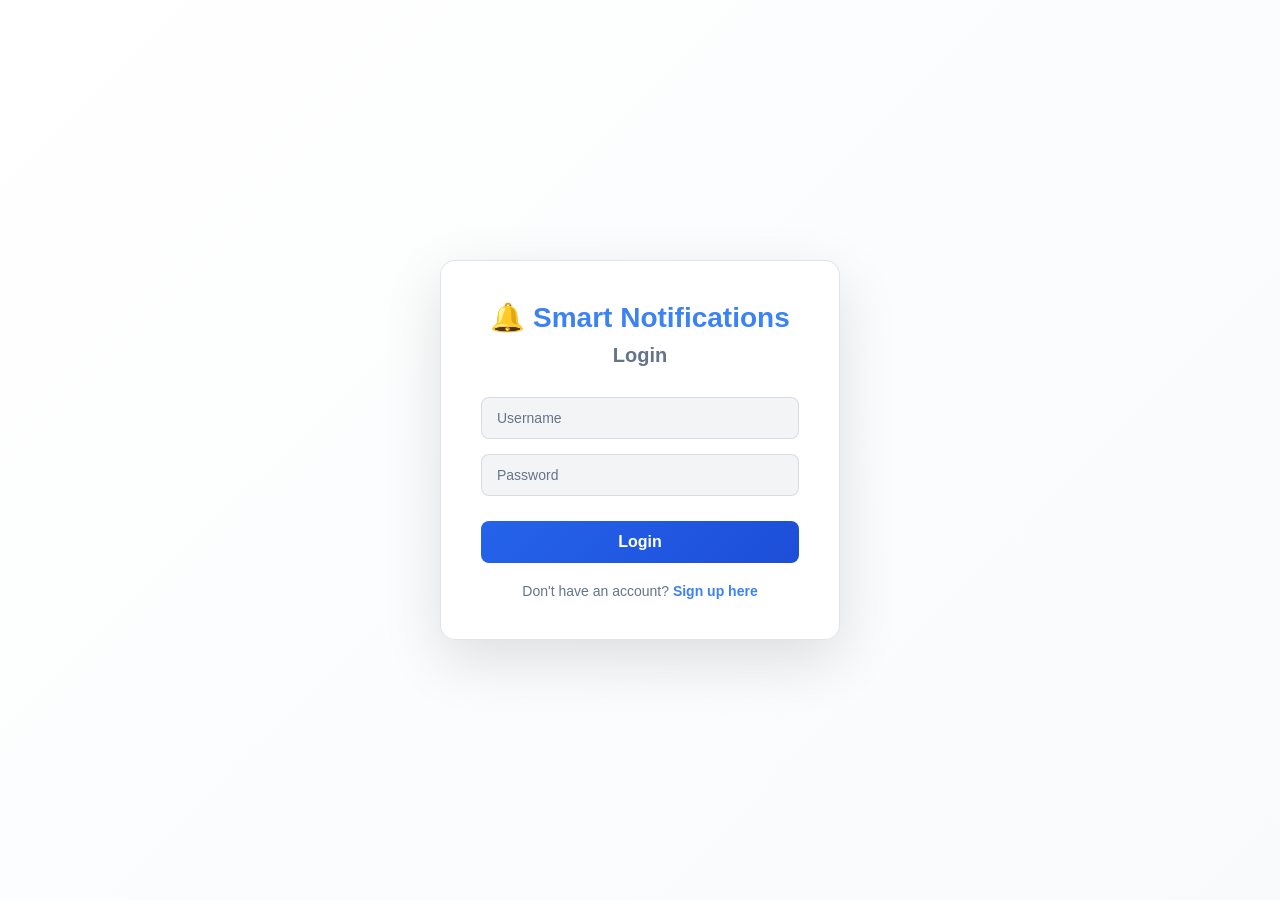
<file: index.html>
<!DOCTYPE html>
<html>
<head>
    <title>Smart Notification System</title>
</head>
<body>
    <script>
        // Redirect to login page
        window.location.href = 'login.html';
    </script>
</body>
</html>
</file>
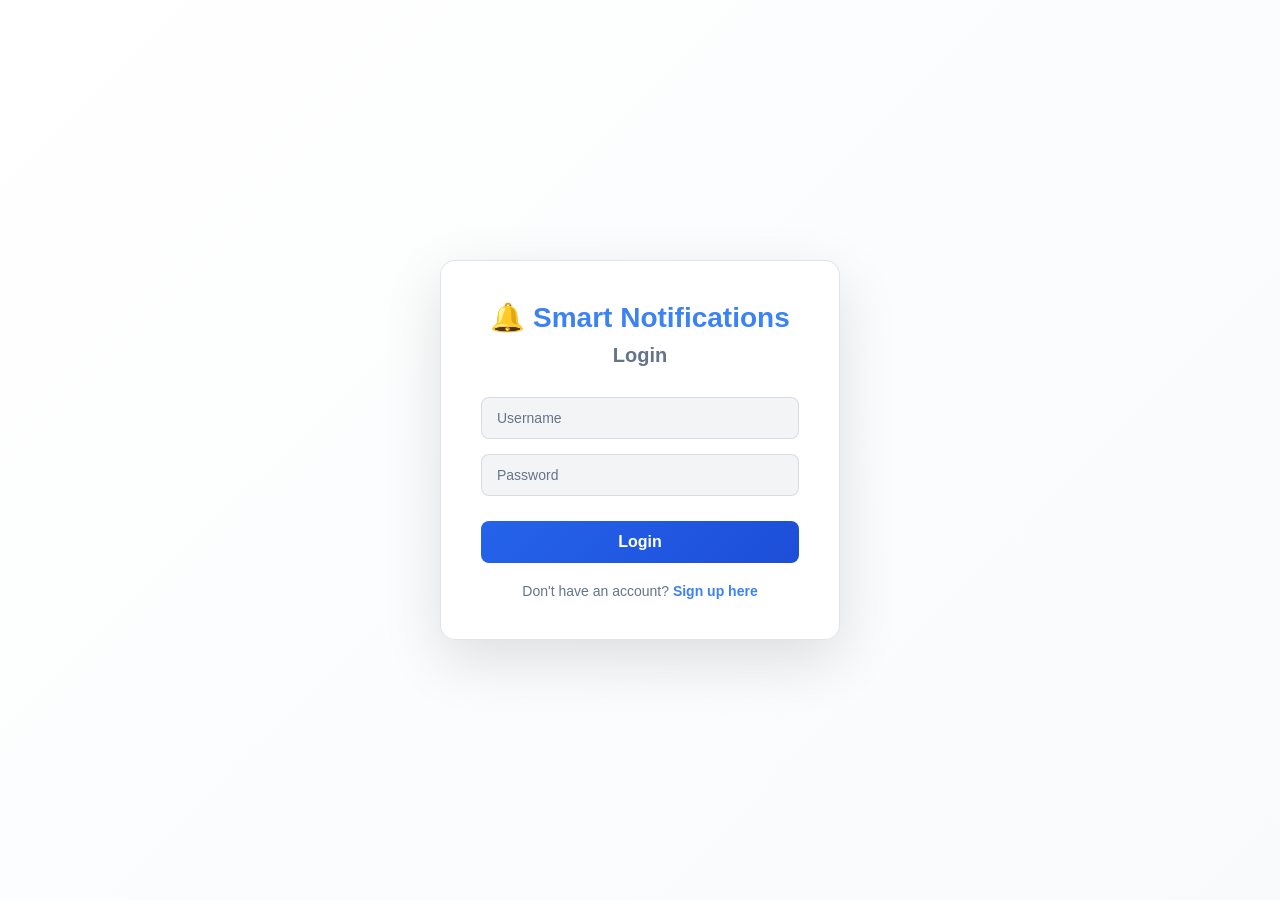
<file: login.html>
<!DOCTYPE html>
<html>
<head>
    <title>Login - Smart Notification System</title>
    <link rel="stylesheet" href="style.css">
</head>
<body class="auth-body">

<div class="auth-container">
    <div class="auth-box">
        <h1>🔔 Smart Notifications</h1>
        <h2>Login</h2>
        
        <form id="loginForm">
            <input 
                type="text" 
                id="username" 
                placeholder="Username" 
                required
            >
            <input 
                type="password" 
                id="password" 
                placeholder="Password" 
                required
            >
            <button type="submit" class="auth-btn">Login</button>
        </form>
        
        <div id="loginMessage" class="message"></div>
        
        <p class="auth-link">
            Don't have an account? 
            <a href="signup.html">Sign up here</a>
        </p>
    </div>
</div>

<script>
document.getElementById('loginForm').addEventListener('submit', async (e) => {
    e.preventDefault();
    
    const username = document.getElementById('username').value;
    const password = document.getElementById('password').value;
    const messageDiv = document.getElementById('loginMessage');
    
    try {
        const response = await fetch('backend/login.php', {
            method: 'POST',
            credentials: 'same-origin',
            headers: {
                'Content-Type': 'application/json'
            },
            body: JSON.stringify({ username, password })
        });
        
        const data = await response.json();
        
        if (data.success) {
            localStorage.setItem('user_id', data.user_id);
            localStorage.setItem('username', data.username);
            localStorage.setItem('role', data.role);
            messageDiv.textContent = '✓ Login successful! Redirecting...';
            messageDiv.classList.add('success');
            setTimeout(() => {
                // Redirect to admin panel if admin, otherwise to dashboard
                if (data.role === 'admin') {
                    window.location.href = 'admin.html';
                } else {
                    window.location.href = 'dashboard.html';
                }
            }, 1500);
        } else {
            messageDiv.textContent = '✗ ' + data.message;
            messageDiv.classList.remove('success');
            messageDiv.classList.add('error');
        }
    } catch (error) {
        messageDiv.textContent = '✗ Connection error';
        messageDiv.classList.add('error');
    }
});
</script>

</body>
</html>
</file>
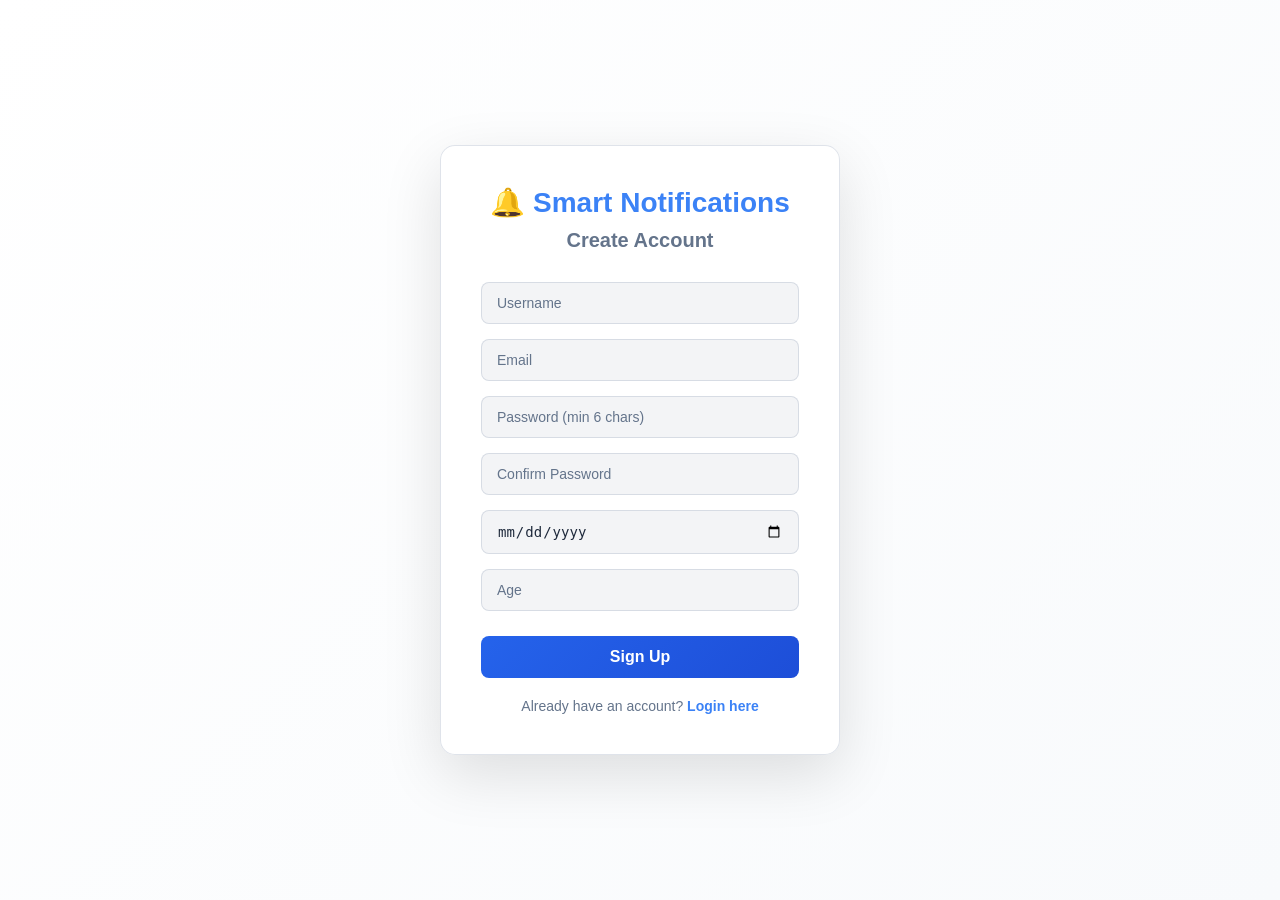
<file: signup.html>
<!DOCTYPE html>
<html>
<head>
    <title>Sign Up - Smart Notification System</title>
    <link rel="stylesheet" href="style.css">
</head>
<body class="auth-body">

<div class="auth-container">
    <div class="auth-box">
        <h1>🔔 Smart Notifications</h1>
        <h2>Create Account</h2>
        
        <form id="signupForm">
            <input 
                type="text" 
                id="username" 
                placeholder="Username" 
                required
            >
            <input 
                type="email" 
                id="email" 
                placeholder="Email" 
                required
            >
            <input 
                type="password" 
                id="password" 
                placeholder="Password (min 6 chars)" 
                required
            >
            <input 
                type="password" 
                id="confirm_password" 
                placeholder="Confirm Password" 
                required
            >
            <input 
                type="date" 
                id="birth_date" 
                placeholder="Birth Date" 
                required
            >
            <input 
                type="number" 
                id="age" 
                placeholder="Age" 
                min="1" 
                max="120" 
                required
            >
            <button type="submit" class="auth-btn">Sign Up</button>
        </form>
        
        <div id="signupMessage" class="message"></div>
        
        <p class="auth-link">
            Already have an account? 
            <a href="login.html">Login here</a>
        </p>
    </div>
</div>

<script>
document.getElementById('signupForm').addEventListener('submit', async (e) => {
    e.preventDefault();
    
    const username = document.getElementById('username').value;
    const email = document.getElementById('email').value;
    const password = document.getElementById('password').value;
    const confirm_password = document.getElementById('confirm_password').value;
    const birth_date = document.getElementById('birth_date').value;
    const age = document.getElementById('age').value;
    const messageDiv = document.getElementById('signupMessage');
    
    try {
        const response = await fetch('backend/register.php', {
            method: 'POST',
            headers: {
                'Content-Type': 'application/json'
            },
            body: JSON.stringify({ username, email, password, confirm_password, birth_date, age })
        });
        
        const data = await response.json();
        
        if (data.success) {
            messageDiv.textContent = '✓ Account created! Redirecting to login...';
            messageDiv.classList.add('success');
            setTimeout(() => {
                window.location.href = 'login.html';
            }, 2000);
        } else {
            messageDiv.textContent = '✗ ' + data.message;
            messageDiv.classList.add('error');
        }
    } catch (error) {
        messageDiv.textContent = '✗ Connection error';
        messageDiv.classList.add('error');
    }
});
</script>

</body>
</html>
</file>
<file: style.css>
* {
    margin: 0;
    padding: 0;
    box-sizing: border-box;
}

:root {
    --bg: #ffffff;
    --bg-alt: #f8fafc;
    --panel: rgba(255, 255, 255, 0.98);
    --panel-soft: rgba(248, 250, 252, 0.95);
    --panel-strong: rgba(255, 255, 255, 1);
    --text: #1e293b;
    --text-muted: #64748b;
    --surface-border: rgba(148, 163, 184, 0.3);
    --primary: #3b82f6;
    --primary-strong: #2563eb;
    --success: #10b981;
    --danger: #ef4444;
    --card-bg: rgba(255, 255, 255, 0.9);
}

html[data-theme='light'] {
    --bg: #ffffff;
    --bg-alt: #f8fafc;
    --panel: rgba(255, 255, 255, 0.98);
    --panel-soft: rgba(248, 250, 252, 0.95);
    --panel-strong: rgba(255, 255, 255, 1);
    --text: #1e293b;
    --text-muted: #64748b;
    --surface-border: rgba(148, 163, 184, 0.3);
    --primary: #3b82f6;
    --primary-strong: #2563eb;
    --success: #10b981;
    --danger: #ef4444;
    --card-bg: rgba(255, 255, 255, 0.9);
}

html[data-theme='dark'] {
    --bg: #0f172a;
    --bg-alt: #111827;
    --panel: rgba(15, 23, 42, 0.95);
    --panel-soft: rgba(15, 23, 42, 0.88);
    --panel-strong: rgba(15, 23, 42, 1);
    --text: #e2e8f0;
    --text-muted: #94a3b8;
    --surface-border: rgba(148, 163, 184, 0.18);
    --primary: #60a5fa;
    --primary-strong: #2563eb;
    --success: #22c55e;
    --danger: #fb7185;
    --card-bg: rgba(15, 23, 42, 0.85);
}

body {
    font-family: 'Segoe UI', Tahoma, Geneva, Verdana, sans-serif;
    background: linear-gradient(135deg, var(--bg) 0%, var(--bg-alt) 100%);
    color: var(--text);
}

/* ===== AUTH PAGES ===== */
.auth-body {
    display: flex;
    justify-content: center;
    align-items: center;
    min-height: 100vh;
}

.auth-container {
    display: flex;
    justify-content: center;
    align-items: center;
    width: 100%;
    padding: 20px;
}

.auth-box {
    background: var(--panel);
    padding: 40px;
    border-radius: 15px;
    border: 1px solid var(--surface-border);
    width: 100%;
    max-width: 400px;
    box-shadow: 0 20px 60px rgba(0, 0, 0, 0.12);
}

.auth-box h1 {
    text-align: center;
    color: var(--primary);
    margin-bottom: 10px;
    font-size: 28px;
}

.auth-box h2 {
    text-align: center;
    color: var(--text-muted);
    margin-bottom: 30px;
    font-size: 20px;
}

.auth-box input {
    width: 100%;
    padding: 12px 15px;
    margin-bottom: 15px;
    border: 1px solid var(--surface-border);
    border-radius: 8px;
    background: rgba(243, 244, 246, 0.95);
    color: var(--text);
    font-size: 14px;
    transition: all 0.3s ease;
}

.auth-box input:focus {
    outline: none;
    border-color: var(--primary);
    box-shadow: 0 0 0 3px rgba(59, 130, 246, 0.12);
    background: rgba(255, 255, 255, 1);
}

.auth-box input::placeholder {
    color: var(--text-muted);
}

.auth-btn {
    width: 100%;
    padding: 12px;
    background: linear-gradient(135deg, #2563eb 0%, #1d4ed8 100%);
    color: white;
    border: none;
    border-radius: 8px;
    font-weight: 600;
    font-size: 16px;
    cursor: pointer;
    transition: all 0.3s ease;
    margin-top: 10px;
}

.auth-btn:hover {
    transform: translateY(-2px);
    box-shadow: 0 10px 25px rgba(37, 99, 235, 0.3);
}

.auth-btn:active {
    transform: translateY(0);
}

.auth-link {
    text-align: center;
    margin-top: 20px;
    color: var(--text-muted);
    font-size: 14px;
}

.auth-link a {
    color: var(--primary);
    text-decoration: none;
    font-weight: 600;
    transition: color 0.3s ease;
}

.auth-link a:hover {
    color: #93c5fd;
}

/* ===== NAVBAR ===== */
.navbar {
    background: linear-gradient(90deg, var(--panel) 0%, var(--bg-alt) 100%);
    border-bottom: 1px solid var(--surface-border);
    padding: 15px 0;
    box-shadow: 0 4px 15px rgba(0, 0, 0, 0.08);
    position: sticky;
    top: 0;
    z-index: 100;
}

.navbar-content {
    display: flex;
    justify-content: space-between;
    align-items: center;
    max-width: 1200px;
    margin: 0 auto;
    padding: 0 20px;
}

.navbar h1 {
    color: var(--primary);
    font-size: 24px;
    margin: 0;
}

.navbar-right {
    display: flex;
    align-items: center;
    gap: 20px;
}

.navbar-right span {
    color: var(--text-muted);
    font-weight: 500;
}

.profile-avatar {
    width: 38px;
    height: 38px;
    border-radius: 50%;
    object-fit: cover;
    border: 2px solid rgba(255, 255, 255, 0.18);
    background: var(--panel-soft);
}

.hidden {
    display: none;
}

.modal-overlay {
    display: none;
    position: fixed;
    top: 0;
    left: 0;
    width: 100%;
    height: 100%;
    background: rgba(0, 0, 0, 0.6);
    z-index: 500;
}

.modal-overlay:not(.hidden) {
    display: block;
}

.profile-settings.modal {
    display: none;
    position: fixed;
    top: 50%;
    left: 50%;
    transform: translate(-50%, -50%);
    background: var(--panel);
    border: 1px solid var(--surface-border);
    border-radius: 12px;
    max-width: 500px;
    width: 90%;
    max-height: 90vh;
    overflow-y: auto;
    z-index: 510;
    box-shadow: 0 20px 60px rgba(0, 0, 0, 0.3);
}

.profile-settings.modal:not(.hidden) {
    display: block;
}

.modal-header {
    display: flex;
    justify-content: space-between;
    align-items: center;
    padding: 20px;
    border-bottom: 1px solid var(--surface-border);
    position: sticky;
    top: 0;
    background: var(--panel);
}

.modal-header h2 {
    margin: 0;
    color: var(--text);
    font-size: 20px;
}

.modal-close {
    background: none;
    border: none;
    font-size: 28px;
    color: var(--text-muted);
    cursor: pointer;
    padding: 0;
    width: 32px;
    height: 32px;
    display: flex;
    align-items: center;
    justify-content: center;
    transition: all 0.2s ease;
}

.modal-close:hover {
    color: var(--text);
    transform: scale(1.1);
}

.profile-settings .form-container {
    padding: 20px;
    background: transparent;
    border: none;
}

/* Improve readability in dark mode for settings modal */
html[data-theme='dark'] .profile-settings {
    color: var(--text);
}

html[data-theme='dark'] .profile-settings label,
html[data-theme='dark'] .profile-settings .form-group label {
    color: var(--text) !important;
    font-weight: 700;
}

html[data-theme='dark'] .profile-settings small,
html[data-theme='dark'] .profile-settings .form-group small {
    color: var(--text-muted) !important;
}

html[data-theme='dark'] .profile-settings .form-control,
html[data-theme='dark'] .profile-settings input,
html[data-theme='dark'] .profile-settings select,
html[data-theme='dark'] .profile-settings textarea {
    background: rgba(2, 6, 23, 0.35) !important;
    border-color: rgba(148, 163, 184, 0.35) !important;
    color: var(--text) !important;
}

html[data-theme='dark'] .profile-settings input::placeholder,
html[data-theme='dark'] .profile-settings textarea::placeholder {
    color: rgba(148, 163, 184, 0.85) !important;
}

html[data-theme='dark'] .profile-settings .message-box {
    color: var(--text) !important;
    background: rgba(15, 23, 42, 0.55);
    border: 1px solid rgba(148, 163, 184, 0.25);
}


.avatar-upload {
    display: flex;
    align-items: center;
    gap: 20px;
    flex-wrap: wrap;
}

.avatar-preview {
    width: 80px;
    height: 80px;
    border-radius: 50%;
    object-fit: cover;
    border: 2px solid var(--surface-border);
    background: var(--panel);
}

.avatar-input-wrapper {
    display: flex;
    flex-direction: column;
    gap: 8px;
    flex: 1;
    min-width: 200px;
}

.avatar-input-wrapper small {
    color: var(--text-muted);
    font-size: 12px;
}

.message-box {
    padding: 12px 16px;
    border-radius: 8px;
    margin-top: 15px;
    text-align: center;
    font-weight: 500;
    animation: slideIn 0.3s ease;
}

.message-box.success {
    background: rgba(34, 197, 94, 0.15);
    color: #86efac;
    border: 1px solid rgba(34, 197, 94, 0.3);
}

.message-box.error {
    background: rgba(239, 68, 68, 0.15);
    color: #fca5a5;
    border: 1px solid rgba(239, 68, 68, 0.3);
}

.theme-btn,
.logout-btn {
    padding: 8px 16px;
    background: var(--primary);
    color: white;
    border: none;
    border-radius: 6px;
    cursor: pointer;
    font-weight: 600;
    transition: all 0.3s ease;
}

.theme-btn:hover,
.logout-btn:hover {
    transform: scale(1.05);
}

.logout-btn:hover {
    background: #dc2626;
    transform: scale(1.05);
}

/* ===== CONTAINER ===== */
.container {
    max-width: 1200px;
    margin: 0 auto;
    padding: 30px 20px;
}

/* ===== DASHBOARD ===== */
.dashboard-header {
    margin-bottom: 40px;
}

.dashboard-header h2 {
    color: var(--text);
    font-size: 28px;
    margin-bottom: 20px;
}

.filter-buttons {
    display: flex;
    gap: 10px;
    flex-wrap: wrap;
}

.filter-btn {
    padding: 10px 20px;
    background: rgba(255, 255, 255, 0.08);
    color: var(--text);
    border: 1px solid var(--surface-border);
    border-radius: 8px;
    cursor: pointer;
    font-weight: 500;
    transition: all 0.3s ease;
}

.filter-btn:hover {
    border-color: var(--primary);
}

.filter-btn.active {
    background: var(--primary);
    color: white;
    border-color: var(--primary);
}

/* ===== NOTIFICATION BADGES ===== */
.notification-badges {
    display: grid;
    grid-template-columns: repeat(auto-fill, minmax(280px, 1fr));
    gap: 20px;
}

.badge {
    background: linear-gradient(135deg, rgba(37, 99, 235, 0.15) 0%, rgba(59, 130, 246, 0.1) 100%);
    border: 2px solid var(--primary);
    border-radius: 12px;
    padding: 20px;
    position: relative;
    overflow: hidden;
    animation: slideIn 0.5s ease;
    transition: all 0.3s ease;
    cursor: pointer;
    background-color: var(--card-bg);
}

.badge:hover {
    transform: translateY(-5px);
    box-shadow: 0 20px 40px rgba(37, 99, 235, 0.15);
    border-color: var(--primary);
}

.badge.unread {
    border-color: #f59e0b;
    background: linear-gradient(135deg, rgba(245, 158, 11, 0.1) 0%, rgba(251, 191, 36, 0.05) 100%);
}

.badge-header {
    display: flex;
    justify-content: space-between;
    align-items: start;
    margin-bottom: 15px;
}

.badge-topic {
    font-size: 12px;
    font-weight: 700;
    text-transform: uppercase;
    color: var(--primary);
    letter-spacing: 1px;
}

.badge-time {
    font-size: 11px;
    color: var(--text-muted);
    text-align: right;
}

.badge-message {
    font-size: 16px;
    font-weight: 600;
    color: var(--text);
    margin-bottom: 15px;
    line-height: 1.5;
}

.badge-actions {
    display: flex;
    gap: 10px;
    margin-top: 15px;
}

.badge-action-btn {
    flex: 1;
    padding: 8px 12px;
    background: rgba(59, 130, 246, 0.15);
    border: 1px solid var(--surface-border);
    color: var(--primary);
    border-radius: 6px;
    cursor: pointer;
    font-size: 12px;
    font-weight: 600;
    transition: all 0.3s ease;
}

.badge-action-btn:hover {
    background: #2563eb;
    color: white;
    border-color: #2563eb;
}

.badge-delete {
    position: absolute;
    top: 10px;
    right: 10px;
    background: #ef4444;
    color: white;
    border: none;
    width: 28px;
    height: 28px;
    border-radius: 50%;
    cursor: pointer;
    display: flex;
    align-items: center;
    justify-content: center;
    font-weight: bold;
    transition: all 0.3s ease;
}

.badge-delete:hover {
    background: #dc2626;
    transform: scale(1.1);
}

.empty-state {
    text-align: center;
    padding: 60px 20px;
    color: var(--text-muted);
}

.empty-state p {
    font-size: 18px;
}

@keyframes slideIn {
    from {
        opacity: 0;
        transform: translateY(20px);
    }
    to {
        opacity: 1;
        transform: translateY(0);
    }
}

/* ===== ADMIN PANEL ===== */
.admin-panel {
    background: var(--panel-soft);
    border: 1px solid var(--surface-border);
    border-radius: 12px;
    padding: 40px;
    max-width: 600px;
    margin: 0 auto;
}

.admin-panel h2 {
    color: var(--text);
    margin-bottom: 30px;
    font-size: 24px;
}

.form-group {
    margin-bottom: 25px;
}

.form-group label {
    display: block;
    color: var(--text);
    font-weight: 600;
    margin-bottom: 10px;
    font-size: 14px;
}

.form-group select,
.form-group textarea {
    width: 100%;
    padding: 12px 15px;
    background: rgba(255, 255, 255, 0.9);
    border: 1px solid rgba(148, 163, 184, 0.35);
    border-radius: 8px;
    color: var(--text);
    font-family: inherit;
    font-size: 14px;
    transition: all 0.3s ease;
}

.form-group select:focus,
.form-group textarea:focus {
    outline: none;
    border-color: var(--primary);
    box-shadow: 0 0 0 3px rgba(59, 130, 246, 0.12);
    background: rgba(255, 255, 255, 1);
}

.form-group textarea {
    resize: vertical;
    min-height: 150px;
}

.form-group option {
    background: rgba(255, 255, 255, 0.95);
    color: var(--text);
}

.send-btn {
    width: 100%;
    padding: 14px;
    background: linear-gradient(135deg, #22c55e 0%, #16a34a 100%);
    color: white;
    border: none;
    border-radius: 8px;
    font-weight: 600;
    font-size: 16px;
    cursor: pointer;
    transition: all 0.3s ease;
}

.send-btn:hover {
    transform: translateY(-2px);
    box-shadow: 0 10px 25px rgba(34, 197, 94, 0.3);
}

.send-btn:active {
    transform: translateY(0);
}

/* ===== SIDEBAR ===== */
.sidebar {
    position: fixed;
    left: 0;
    top: 0;
    width: 280px;
    height: 100vh;
    background: var(--panel);
    border-right: 1px solid var(--surface-border);
    box-shadow: 2px 0 15px rgba(0, 0, 0, 0.12);
    overflow-y: auto;
    z-index: 200;
    transition: transform 0.3s ease, width 0.3s ease;
}

.sidebar.show {
    transform: translateX(0);
}

.sidebar.collapsed {
    width: 80px;
}

.sidebar.collapsed .sidebar-header {
    justify-content: center;
}

.sidebar.collapsed .sidebar-header h2,
.sidebar.collapsed .sidebar-footer {
    display: none;
}

.sidebar.collapsed .sidebar-nav {
    padding: 20px 0;
}

.sidebar.collapsed .nav-item {
    justify-content: center;
    padding: 14px 0;
    border-left-color: transparent;
}

.sidebar.collapsed .nav-item span {
    display: none;
}

.sidebar-header {
    padding: 20px;
    border-bottom: 1px solid rgba(148, 163, 184, 0.2);
    display: flex;
    justify-content: space-between;
    align-items: center;
}

.sidebar-header h2 {
    color: var(--primary);
    font-size: 20px;
    margin: 0;
}

.sidebar-actions {
    display: flex;
    gap: 10px;
    align-items: center;
}

.sidebar-toggle,
.sidebar-close {
    display: none;
    background: none;
    border: none;
    color: var(--text-muted);
    font-size: 20px;
    cursor: pointer;
    padding: 8px;
}

.sidebar-toggle {
    display: inline-flex;
}

.sidebar-close {
    display: none;
    background: none;
    border: none;
    color: var(--text-muted);
    font-size: 24px;
    cursor: pointer;
}

.sidebar-nav {
    padding: 20px;
    display: flex;
    flex-direction: column;
    gap: 10px;
}

.nav-item {
    display: flex;
    align-items: center;
    gap: 12px;
    padding: 12px 16px;
    color: var(--text);
    text-decoration: none;
    border-radius: 8px;
    transition: all 0.3s ease;
    border-left: 3px solid transparent;
    cursor: pointer;
}

.nav-item:hover {
    background: rgba(59, 130, 246, 0.12);
    color: var(--primary);
    border-left-color: var(--primary);
}

.nav-item.active {
    background: rgba(59, 130, 246, 0.18);
    color: var(--primary);
    border-left-color: var(--primary);
}

.nav-item i {
    font-size: 18px;
}

.sidebar-footer {
    position: absolute;
    bottom: 0;
    width: 100%;
    padding: 20px;
    border-top: 1px solid rgba(148, 163, 184, 0.2);
    background: linear-gradient(180deg, transparent 0%, rgba(15, 23, 42, 0.5) 100%);
}

.user-info {
    display: flex;
    align-items: center;
    gap: 12px;
    margin-bottom: 15px;
    color: var(--text);
}

.user-info i {
    font-size: 32px;
    color: var(--primary);
}

.user-info p {
    margin: 0;
    font-weight: 600;
    color: var(--text);
}

.user-info small {
    display: block;
    color: var(--text-muted);
    font-size: 12px;
}

.logout-btn-sidebar {
    width: 100%;
    padding: 10px;
    background: linear-gradient(135deg, #ef4444 0%, #dc2626 100%);
    color: white;
    border: none;
    border-radius: 6px;
    cursor: pointer;
    font-weight: 600;
    display: flex;
    align-items: center;
    justify-content: center;
    gap: 8px;
    transition: all 0.3s ease;
}

.logout-btn-sidebar:hover {
    transform: translateY(-2px);
    box-shadow: 0 5px 15px rgba(239, 68, 68, 0.3);
}

.sidebar-overlay {
    display: none;
    position: fixed;
    top: 0;
    left: 0;
    width: 100%;
    height: 100%;
    background: rgba(0, 0, 0, 0.5);
    z-index: 150;
}

.sidebar-overlay.show {
    display: block;
}

/* ===== ADMIN / DASHBOARD CONTAINER ===== */
.admin-container,
.dashboard-container {
    margin-left: 280px;
    margin-top: 70px;
    padding: 30px;
    min-height: calc(100vh - 70px);
    transition: margin-left 0.3s ease;
    /* Ensure main content paints above background layers */
    position: relative;
    z-index: 1;
}

.admin-container.sidebar-collapsed,
.dashboard-container.sidebar-collapsed {
    /* sidebar collapsed is narrower (80px) */
    margin-left: 80px;
}

/* Smoothly animate main content width when sidebar collapses */
.admin-container,
.dashboard-container {
    /* guard against any overlap during transition */
    width: calc(100% - 280px);
}

.admin-container.sidebar-collapsed,
.dashboard-container.sidebar-collapsed {
    width: calc(100% - 80px);
}


/* Make overlay stay above everything except the sidebar itself */
.sidebar-overlay {
    z-index: 150;
}

/* Desktop: keep sidebar visible and avoid any accidental slide/overlap */
@media (min-width: 769px) {
    .sidebar {
        transform: translateX(0);
    }
}


.admin-section {
    display: none;
    animation: fadeIn 0.3s ease;
}

.admin-section.active {
    display: block;
}

@keyframes fadeIn {
    from {
        opacity: 0;
    }
    to {
        opacity: 1;
    }
}

.section-header {
    margin-bottom: 30px;
}

.section-header h2 {
    color: var(--text);
    font-size: 28px;
    margin-bottom: 8px;
}

.section-header p {
    color: var(--text-muted);
    font-size: 16px;
}

/* ===== NAVBAR ADJUSTMENTS FOR ADMIN ===== */
.navbar-left {
    display: flex;
    align-items: center;
    gap: 20px;
}

.menu-toggle {
    display: inline-flex;
    background: none;
    border: none;
    color: var(--primary);
    font-size: 24px;
    cursor: pointer;
    padding: 8px;
}

.username-badge {
    display: inline-block;
    padding: 8px 16px;
    background: rgba(59, 130, 246, 0.12);
    border: 1px solid rgba(59, 130, 246, 0.2);
    border-radius: 20px;
    color: var(--primary);
    font-weight: 600;
}

/* ===== DASHBOARD CARDS ===== */
.dashboard-grid {
    display: grid;
    grid-template-columns: repeat(auto-fit, minmax(280px, 1fr));
    gap: 20px;
    margin-bottom: 40px;
}

.dashboard-card {
    background: var(--card-bg);
    border: 1px solid var(--surface-border);
    border-radius: 12px;
    padding: 25px;
    text-align: center;
    transition: all 0.3s ease;
    position: relative;
    overflow: hidden;
}

.dashboard-card::before {
    content: '';
    position: absolute;
    top: 0;
    left: 0;
    right: 0;
    height: 3px;
    background: var(--primary);
    opacity: 0;
    transition: opacity 0.3s ease;
}

.dashboard-card:hover {
    transform: translateY(-5px);
    border-color: var(--primary);
}

.dashboard-card:hover::before {
    opacity: 1;
}

.card-icon {
    width: 60px;
    height: 60px;
    margin: 0 auto 15px;
    border-radius: 12px;
    display: flex;
    align-items: center;
    justify-content: center;
    font-size: 32px;
}

.dashboard-card h3 {
    color: var(--text-muted);
    font-size: 14px;
    font-weight: 500;
    text-transform: uppercase;
    margin-bottom: 10px;
    letter-spacing: 0.5px;
}

.card-number {
    color: var(--text);
    font-size: 36px;
    font-weight: 700;
}

/* ===== FORM STYLES ===== */
.form-container {
    background: var(--panel-soft);
    border: 1px solid var(--surface-border);
    border-radius: 12px;
    padding: 30px;
}

.form-group {
    margin-bottom: 25px;
}

.form-group label {
    display: block;
    color: var(--text-muted);
    font-weight: 600;
    margin-bottom: 10px;
    font-size: 14px;
}

.form-control {
    width: 100%;
    padding: 12px 15px;
    background: var(--panel);
    border: 1px solid var(--surface-border);
    border-radius: 8px;
    color: var(--text);
    font-family: inherit;
    font-size: 14px;
    transition: all 0.3s ease;
}

.form-control:focus {
    outline: none;
    border-color: var(--primary);
    box-shadow: 0 0 0 3px rgba(59, 130, 246, 0.12);
    background: var(--panel-strong);
}

.form-control[type="file"] {
    background: transparent;
    padding: 10px 12px;
}

.message-area {
    resize: vertical;
    min-height: 200px;
    font-family: 'Segoe UI', monospace;
}

#char-count {
    display: block;
    color: var(--text-muted);
    font-size: 12px;
    margin-top: 8px;
}

.alert-type-group {
    display: grid;
    grid-template-columns: repeat(auto-fit, minmax(120px, 1fr));
    gap: 15px;
}

.radio-label {
    display: flex;
    align-items: center;
    gap: 10px;
    padding: 12px 15px;
    background: rgba(255, 255, 255, 0.9);
    border: 1px solid rgba(148, 163, 184, 0.35);
    border-radius: 8px;
    cursor: pointer;
    transition: all 0.3s ease;
}

.radio-label:hover {
    border-color: var(--primary);
    background: rgba(59, 130, 246, 0.08);
}

.radio-label input[type="radio"] {
    margin: 0;
    cursor: pointer;
}

.radio-label input[type="radio"]:checked + span {
    color: var(--primary);
}

/* ===== BUTTONS ===== */
.btn {
    padding: 12px 24px;
    border: none;
    border-radius: 8px;
    font-weight: 600;
    cursor: pointer;
    transition: all 0.3s ease;
    display: inline-flex;
    align-items: center;
    gap: 8px;
}

.btn-primary {
    background: linear-gradient(135deg, #2563eb 0%, #1d4ed8 100%);
    color: white;
}

.btn-primary:hover {
    transform: translateY(-2px);
    box-shadow: 0 10px 25px rgba(37, 99, 235, 0.3);
}

.btn-secondary {
    background: rgba(248, 250, 252, 0.95);
    color: var(--text);
    border: 1px solid rgba(148, 163, 184, 0.35);
}

.btn-secondary:hover {
    background: rgba(241, 245, 249, 1);
    border-color: var(--primary);
}

.form-actions {
    display: flex;
    gap: 15px;
    margin-top: 25px;
}

/* ===== MESSAGE BOX ===== */
.message-box {
    padding: 15px 20px;
    border-radius: 8px;
    margin-top: 20px;
    text-align: center;
    font-weight: 500;
    animation: slideIn 0.3s ease;
}

.message-box.success {
    background: rgba(34, 197, 94, 0.15);
    color: #86efac;
    border: 1px solid rgba(34, 197, 94, 0.3);
}

.message-box.error {
    background: rgba(239, 68, 68, 0.15);
    color: #fca5a5;
    border: 1px solid rgba(239, 68, 68, 0.3);
}

.message-box.loading {
    background: rgba(59, 130, 246, 0.15);
    color: #93c5fd;
    border: 1px solid rgba(59, 130, 246, 0.3);
}

/* ===== ALERTS TABLE ===== */
.alerts-table-container {
    background: var(--card-bg);
    border: 1px solid var(--surface-border);
    border-radius: 12px;
    overflow-x: auto;
}

.alerts-table {
    width: 100%;
    border-collapse: collapse;
}

.alerts-table thead {
    background: rgba(248, 250, 252, 0.9);
    border-bottom: 2px solid var(--surface-border);
}

.alerts-table th {
    padding: 15px;
    text-align: left;
    color: var(--text-muted);
    font-weight: 600;
    font-size: 13px;
    text-transform: uppercase;
    letter-spacing: 0.5px;
}

.alerts-table td {
    padding: 12px 15px;
    border-bottom: 1px solid var(--surface-border);
    color: var(--text);
}

.alerts-table tbody tr:hover {
    background: rgba(37, 99, 235, 0.08);
}

.status-badge {
    display: inline-block;
    padding: 6px 12px;
    border-radius: 20px;
    font-size: 12px;
    font-weight: 600;
}

.status-badge.active {
    background: rgba(34, 197, 94, 0.2);
    color: #86efac;
}

.status-badge.archived {
    background: rgba(107, 114, 128, 0.2);
    color: #d1d5db;
}

.action-buttons {
    display: flex;
    gap: 8px;
}

.btn-icon {
    width: 32px;
    height: 32px;
    padding: 0;
    background: rgba(59, 130, 246, 0.15);
    border: 1px solid var(--surface-border);
    color: var(--primary);
    border-radius: 6px;
    cursor: pointer;
    display: flex;
    align-items: center;
    justify-content: center;
    transition: all 0.3s ease;
}

.btn-icon:hover {
    background: #2563eb;
    color: white;
    border-color: #2563eb;
}

.btn-icon.delete {
    color: #ef4444;
    border-color: rgba(239, 68, 68, 0.3);
    background: rgba(239, 68, 68, 0.1);
}

.btn-icon.delete:hover {
    background: #ef4444;
    border-color: #ef4444;
    color: white;
}

/* ===== FILTER BAR ===== */
.filter-bar {
    display: flex;
    gap: 10px;
    margin-bottom: 25px;
}

.filter-btn {
    padding: 10px 20px;
    background: rgba(255, 255, 255, 0.08);
    color: var(--text);
    border: 1px solid var(--surface-border);
    border-radius: 8px;
    cursor: pointer;
    font-weight: 500;
    transition: all 0.3s ease;
}

.filter-btn:hover {
    border-color: var(--primary);
}

.filter-btn.active {
    background: var(--primary);
    color: white;
    border-color: var(--primary);
}

/* ===== RECENT ALERTS ===== */
.recent-alerts {
    background: var(--panel-soft);
    border: 1px solid var(--surface-border);
    border-radius: 12px;
    padding: 25px;
}

.recent-alerts h3 {
    color: var(--text);
    font-size: 18px;
    margin-bottom: 20px;
}

.no-data,
.loading-text {
    text-align: center;
    color: var(--text-muted);
    padding: 40px 20px;
}

.no-data a {
    color: var(--primary);
    text-decoration: none;
    font-weight: 600;
}

.no-data a:hover {
    text-decoration: underline;
}

/* ===== RESPONSIVE ===== */
@media (max-width: 768px) {

    .navbar-content {
        flex-direction: row;
        gap: 10px;
    }

    .navbar-left {
        flex: 1;
    }

    .navbar-left h1 {
        font-size: 18px;
    }

    .menu-toggle {
        display: flex;
    }

    .navbar-right {
        gap: 10px;
    }

    .username-badge {
        display: none;
    }

    .logout-btn {
        padding: 6px 12px;
        font-size: 14px;
    }

    /* Sidebar mobile */
    .sidebar {
        transform: translateX(-100%);
        width: 250px;
    }

    .sidebar.show {
        transform: translateX(0);
    }

    .sidebar-close {
        display: block;
    }

    .sidebar-overlay {
        display: none;
    }

    .sidebar-overlay.show {
        display: block;
    }

    .admin-container,
    .dashboard-container {
        margin-left: 0;
        margin-top: 70px;
        padding: 20px;
    }

    .section-header h2 {
        font-size: 22px;
    }

    .section-header p {
        font-size: 14px;
    }

    .dashboard-grid {
        grid-template-columns: 1fr;
    }

    .form-container {
        padding: 20px;
    }

    .form-actions {
        flex-direction: column;
    }

    .btn {
        width: 100%;
        justify-content: center;
    }

    .alert-type-group {
        grid-template-columns: 1fr;
    }

    .alerts-table {
        font-size: 12px;
    }

    .alerts-table th,
    .alerts-table td {
        padding: 10px 8px;
    }

    .action-buttons {
        flex-direction: column;
    }

    .btn-icon {
        width: 28px;
        height: 28px;
        font-size: 12px;
    }

    .notification-badges {
        grid-template-columns: 1fr;
    }

    .filter-buttons {
        justify-content: center;
    }

    .admin-panel {
        padding: 20px;
    }

    .auth-box {
        padding: 25px 20px;
    }

    .dashboard-header h2 {
        font-size: 22px;
    }
}
</file>
